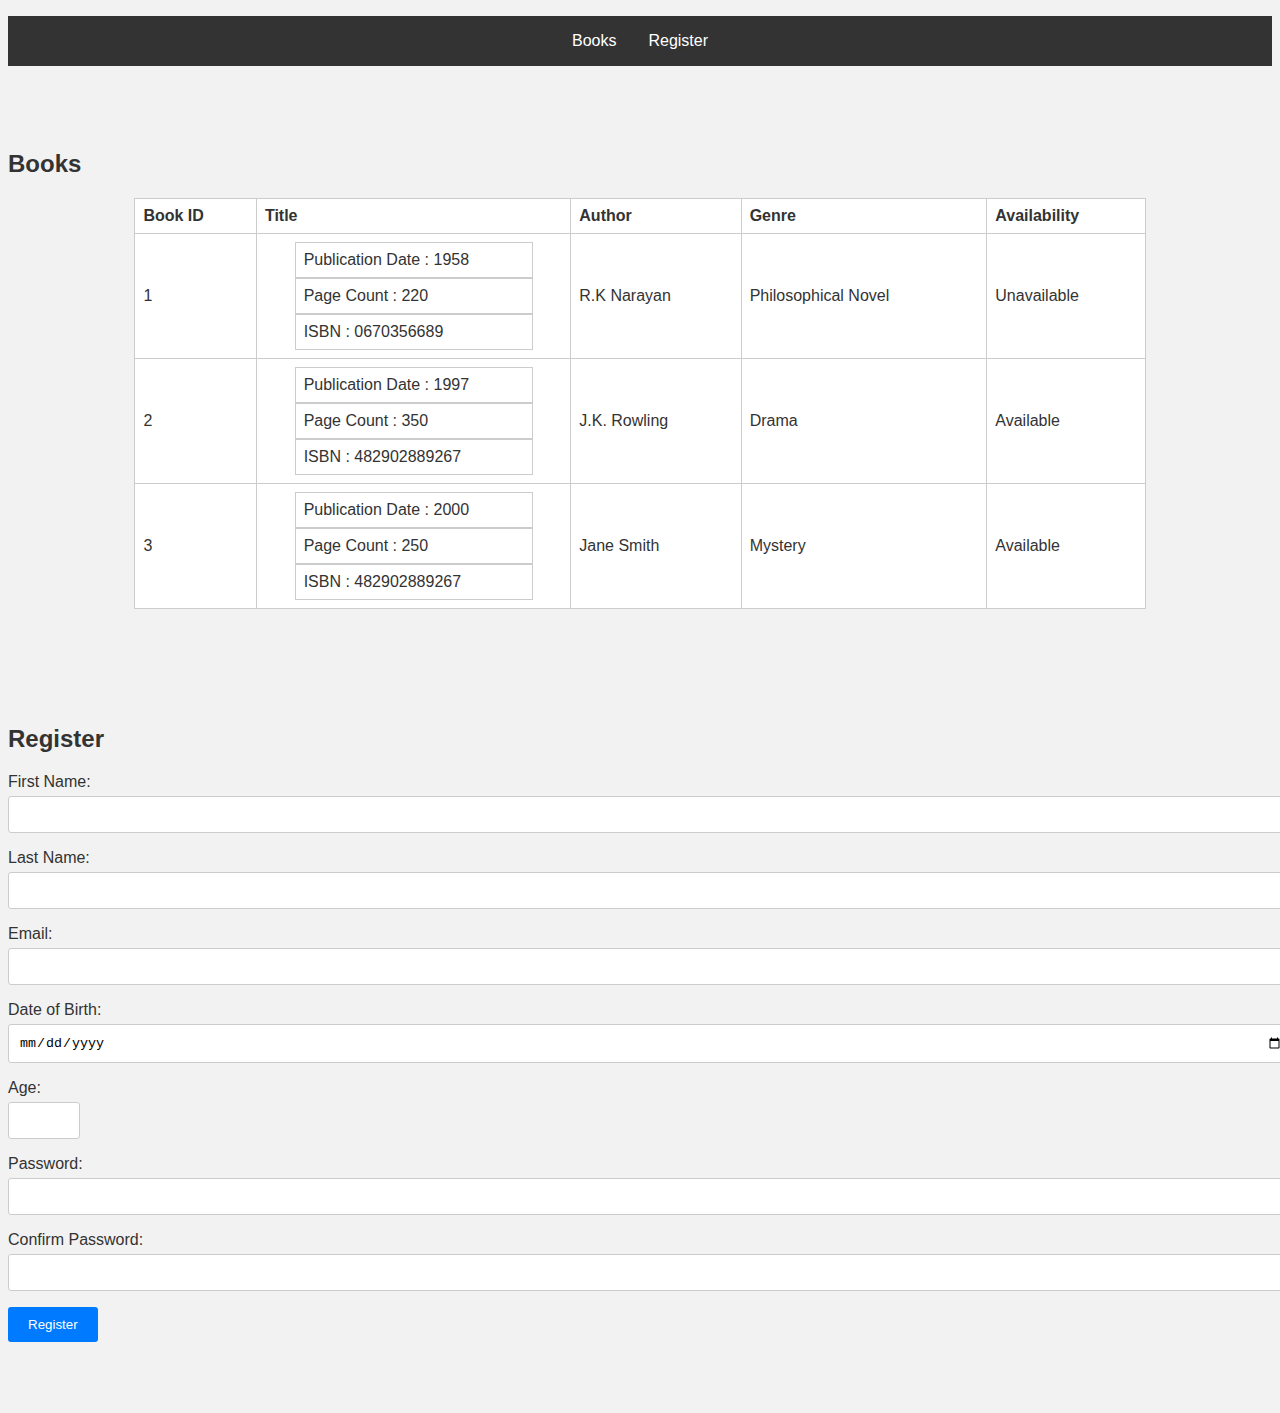
<file: 19-Aug/index.html>
<!DOCTYPE html>
<html lang="en">
<head>
    <meta charset="UTF-8">
    <meta name="viewport" content="width=device-width, initial-scale=1.0">
    <link rel="stylesheet" href="./mystyle.css">
    <title>Library System</title>
</head>
<body>
    <header>
        <nav class="navbar">
            <ul>
                <li><a href="#books">Books</a></li>
                <li><a href="#register">Register</a></li>
            </ul>
        </nav>
    </header>
    
    <section id="books" class="section">
        <h2>Books</h2>
        <table>
            <thead>
                <tr>
                    <th>Book ID</th>
                    <th>Title</th>
                    <th>Author</th>
                    <th>Genre</th>
                    <th>Availability</th>
                </tr>
                <tr>
                    <td>1</td>
                    <td>
                      <table class="nested-table">
                        <tr> 
                          <td>Publication Date : 1958</td>
                        </tr>
                        <table class="nested-table">
                            <tr> 
                              <td>Page Count : 220</td>
                            </tr>
                            <table class="nested-table">
                                <tr> 
                                  <td>ISBN : 0670356689</td>
                                </tr>

                      </table>
                    </td>
                    <td>R.K Narayan</td>
                    <td>Philosophical Novel</td>
                    <td>Unavailable</td>
                  </tr>
                  <tr>
                    

                    <td>2</td>
                    <td>
                      <table class="nested-table">
                        <tr> 
                          <td>Publication Date : 1997</td>
                        </tr>
                        <table class="nested-table">
                            <tr> 
                              <td>Page Count : 350</td>
                            </tr>
                            <table class="nested-table">
                                <tr> 
                                  <td>ISBN : 482902889267</td>
                                </tr>

                      </table>
                    </td>
                    <td>J.K. Rowling</td>
                    <td>Drama</td>
                    <td>Available</td>
                  </tr>
                  <tr>

                    <td>3</td>
                    <td>
                      <table class="nested-table">
                        <tr> 
                          <td>Publication Date : 2000</td>
                        </tr>
                        <table class="nested-table">
                            <tr> 
                              <td>Page Count : 250</td>
                            </tr>
                            <table class="nested-table">
                                <tr> 
                                  <td>ISBN : 482902889267</td>
                                </tr>

                      </table>
                    </td>
                    <td>Jane Smith</td>
                    <td>Mystery</td>
                    <td>Available</td>
                  </tr>
                  <tr>
        </table>
    </section>
    
    <section id="register" class="section">
            <h2>Register</h2>
            <form id="registration-form">
    <div class="form-group">
      <label for="first-name">First Name:</label>
      <input type="text" id="first-name" name="first-name" required>
    </div>
    <div class="form-group">
      <label for="last-name">Last Name:</label>
      <input type="text" id="last-name" name="last-name" required>
    </div>
    <div class="form-group">
      <label for="email">Email:</label>
      <input type="email" id="email" name="email" required>
    </div>
    <div class="form-group">
      <label for="dob">Date of Birth:</label>
      <input type="date" id="dob" name="dob" required>
    </div>
    <div class="form-group">
      <label for="age">Age:</label>
      <input type="number" id="age" name="age" min="5" max="100" required>
    </div>
    <div class="form-group">
      <label for="password">Password:</label>
      <input type="password" id="password" name="password" required>
    </div>
    <div class="form-group">
      <label for="confirm-password">Confirm Password:</label>
      <input type="password" id="confirm-password" name="confirm-password" required>
    </div>
    <div class="form-group">
      <button type="submit">Register</button>
    </div>
  </form>
</div>
    </section>
    
</body>
</html>
</file>
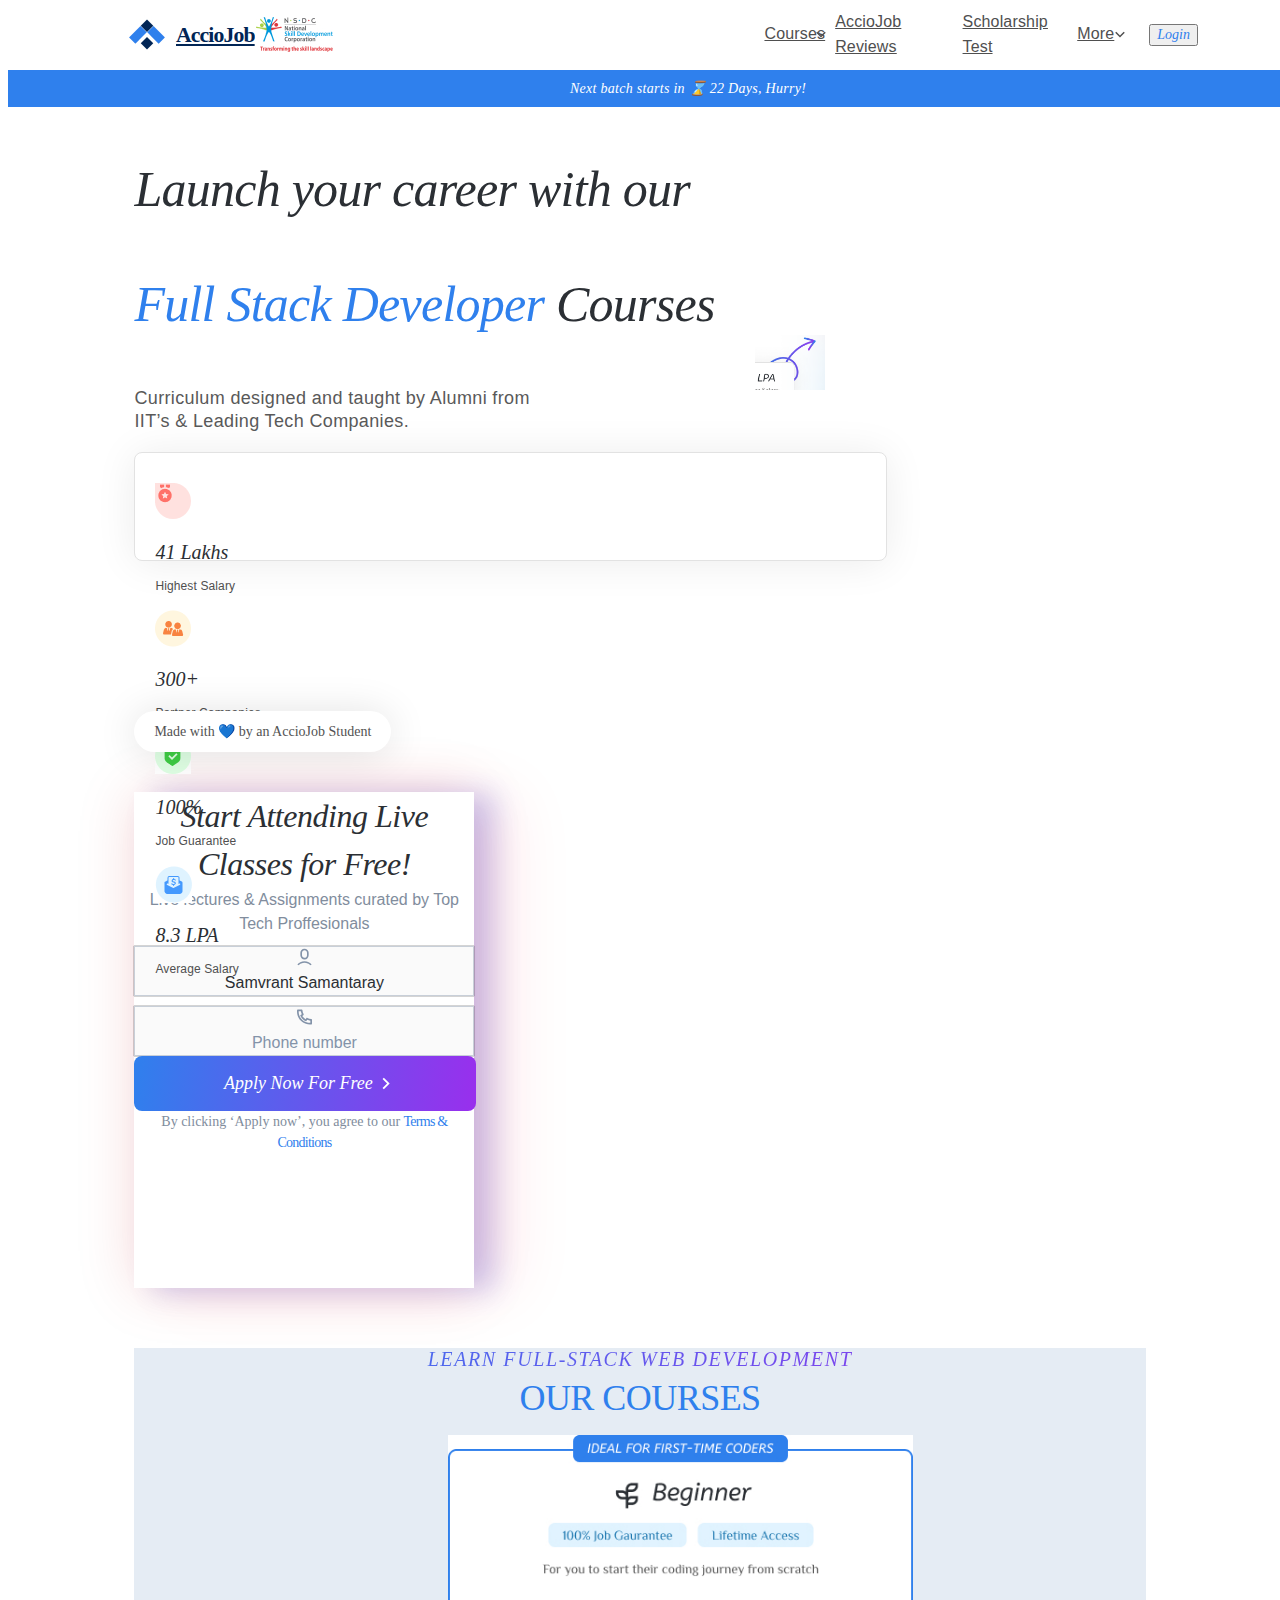
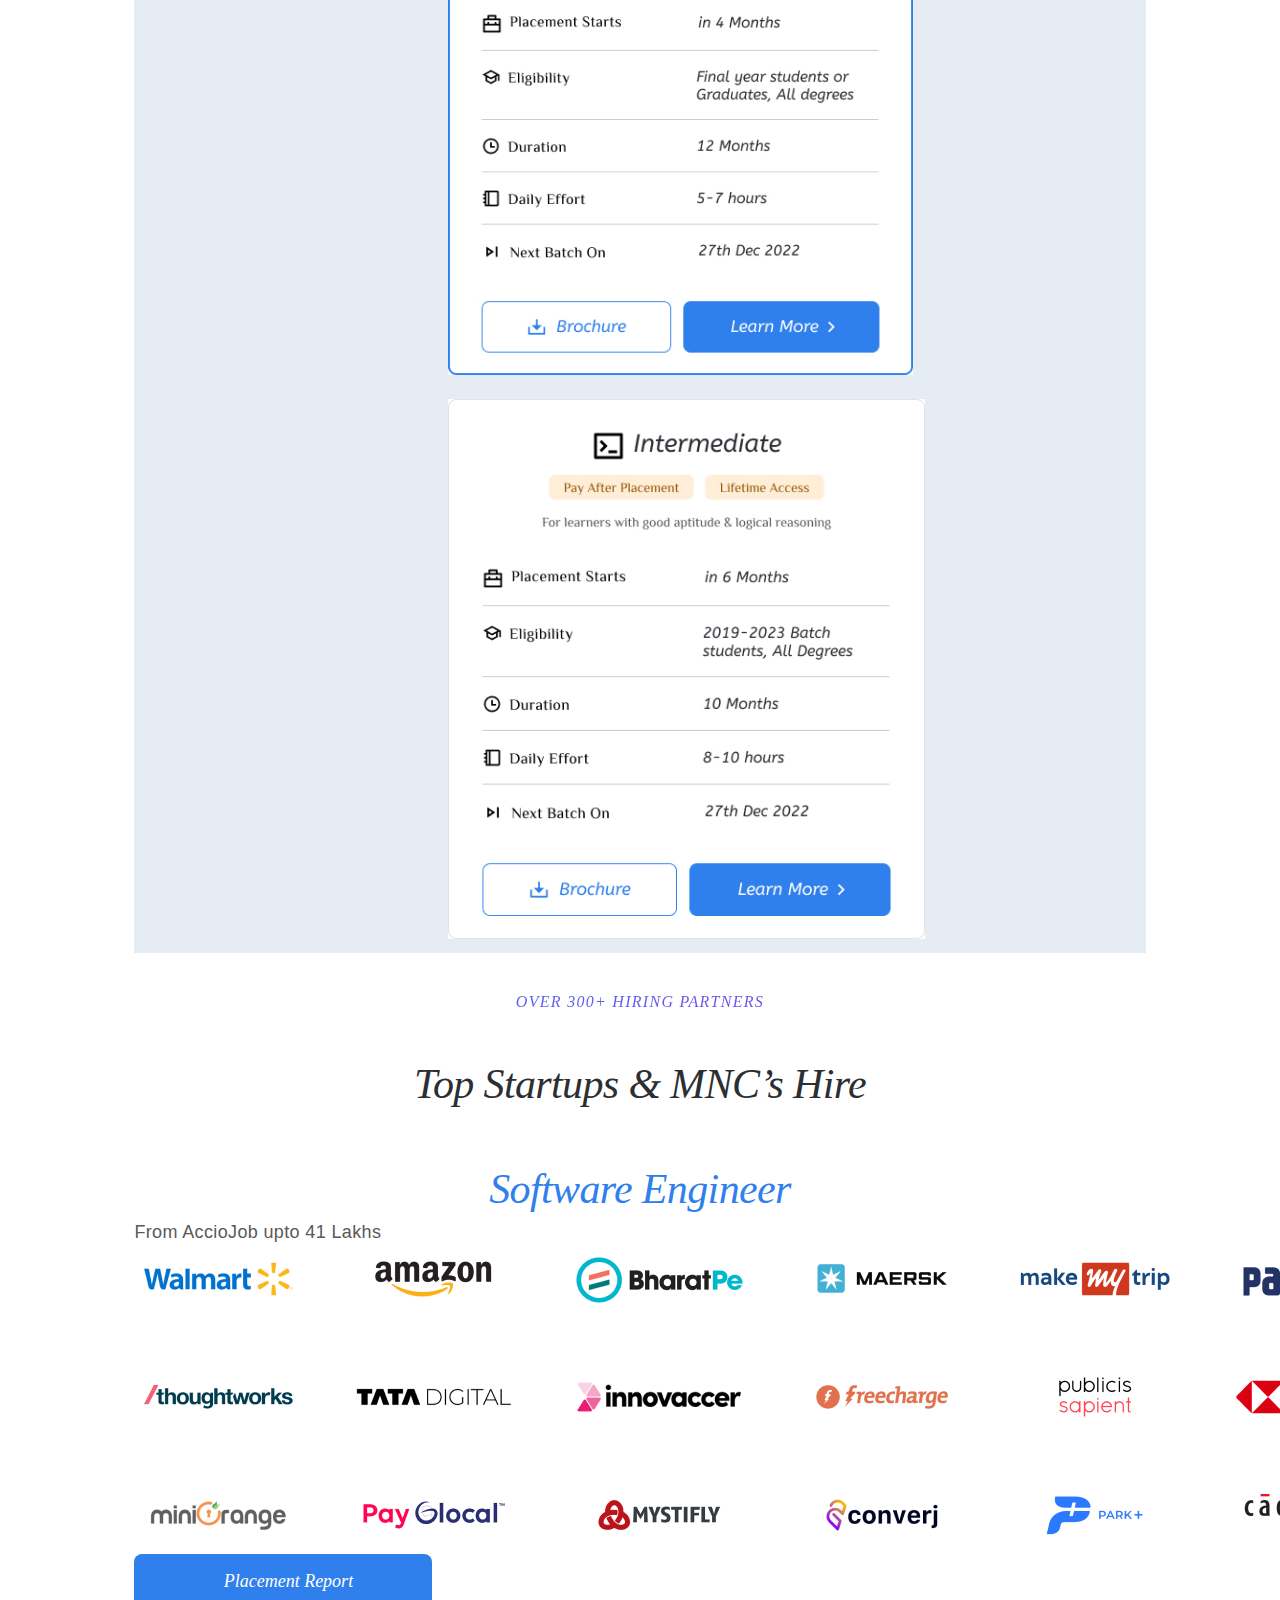
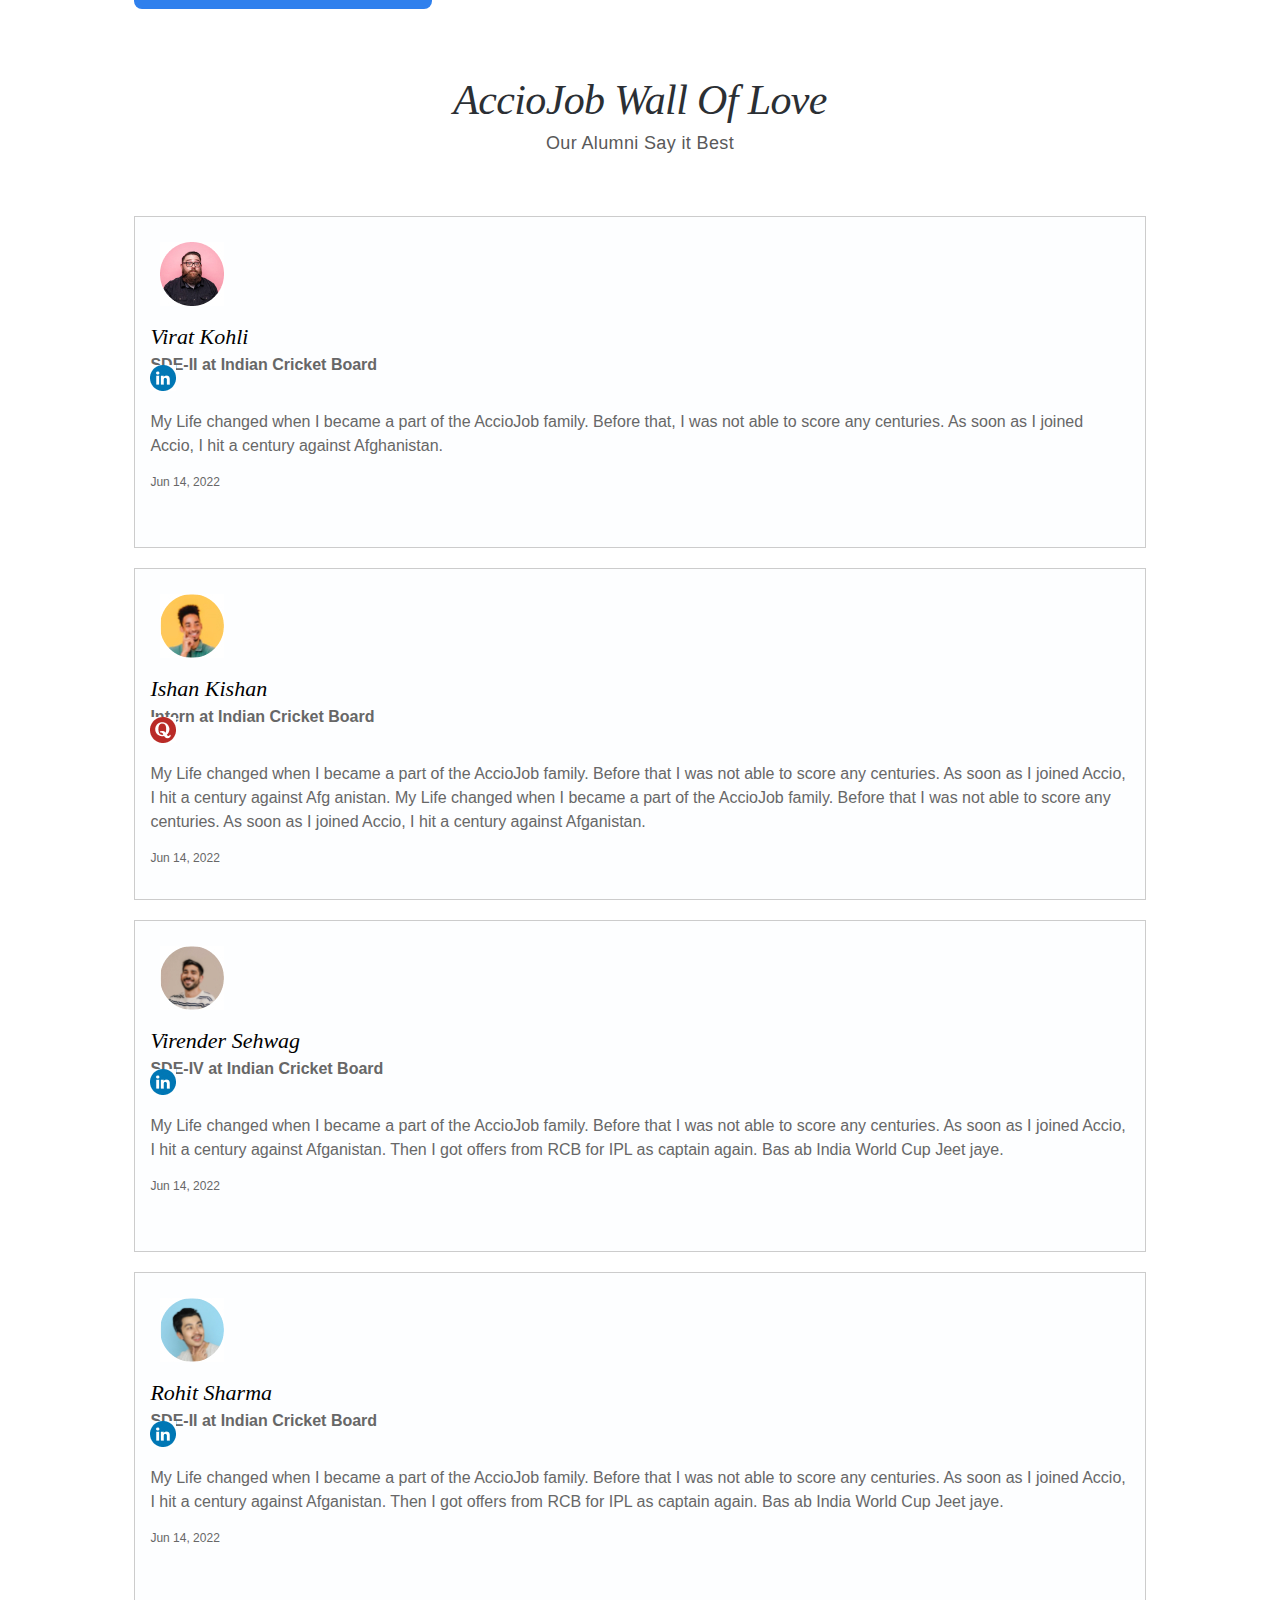
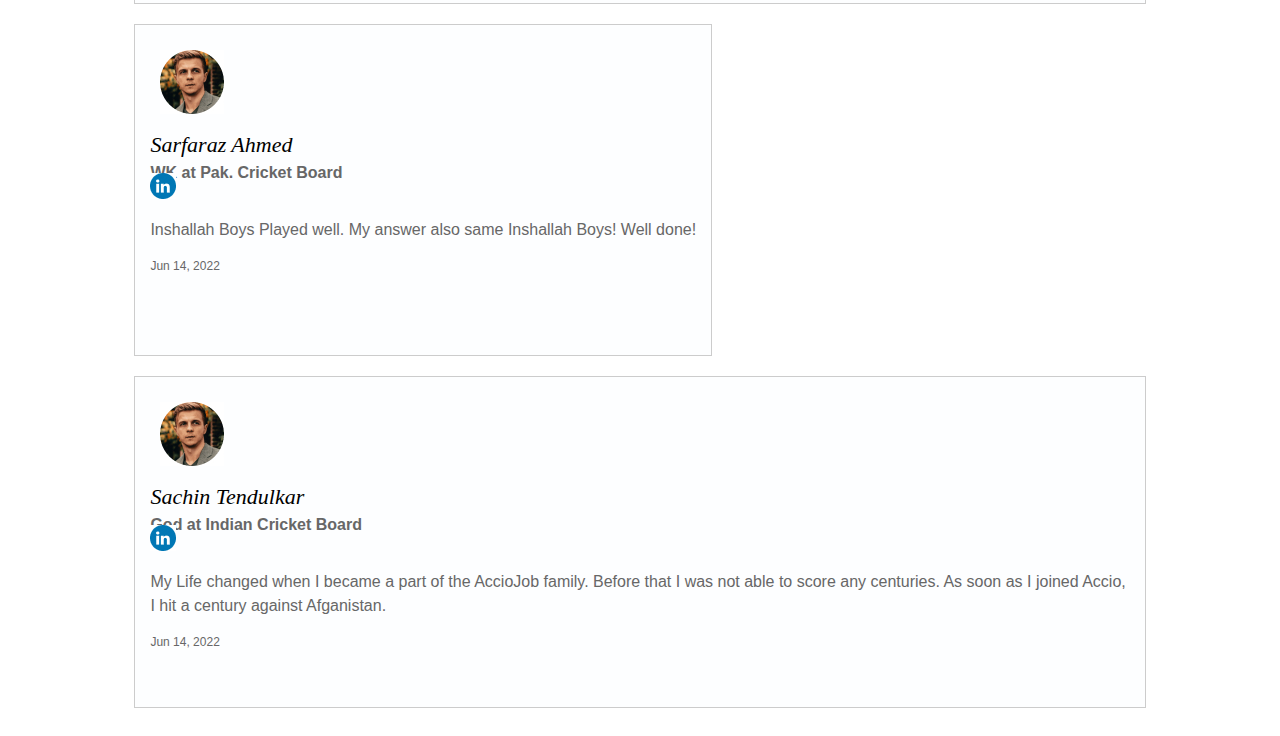
<file: Accio/index.html>
<!DOCTYPE html>
<html lang="en">

<head>
    <meta charset="UTF-8">
    <meta name="viewport" content="width=device-width, initial-scale=1.0">
    <title>AccioJob</title>
    <link rel="stylesheet" href="style.css">
    <link rel="stylesheet" href="https://cdn.jsdelivr.net/npm/bootstrap@4.1.3/dist/css/bootstrap.min.css"
        integrity="sha384-MCw98/SFnGE8fJT3GXwEOngsV7Zt27NXFoaoApmYm81iuXoPkFOJwJ8ERdknLPMO" crossorigin="anonymous">
    <style>
        .navbar {
            position: fixed;
            top: 0px;
            width: 100%;
            background-color: #FFFFFF;
            z-index: 1000;
            display: flex;
            justify-content: space-between;
            align-items: center;
            padding: 10px 20px;

        }

        .nav-left {
            display: flex;
            align-items: center;
        }

        .nav-left img {
            margin-right: 10px;
        }

        .nav-right {
            display: flex;
            align-items: center;
        }

        .nav-right ul {
            list-style: none;
            margin: 0;
            padding: 0;
            display: flex;
            align-items: center;
        }

        .nav-right ul li {
            margin-right: 15px;
        }

        .nav-right .svg {
            margin-right: 15px;
        }

        .btn-login {
            margin-left: 15px;
        }


        body {
            margin-top: 70px;
        }
    </style>
</head>

<body>

    <nav class="navbar ">
        <div class="nav-left">
            <img src="./Accio logo.jpg" alt="logo" style="margin-left: 100px;">
            <a class="nav-link active accio" href="#">AccioJob</a>
            <img src="./NSDC_Logo.jpg" alt="NSDC">
        </div>
        <div class="nav-right">
            <ul>
                <li>
                    <a class="nav-link courses" href="#" style="margin-right: -20px;">Courses</a>
                </li>
                <li>
                    <div class="svg" style="margin-right: -20px;">
                        <svg xmlns="http://www.w3.org/2000/svg" width="19" height="19" viewBox="0 0 19 19" fill="none">
                            <g clip-path="url(#clip0_1127_910)">
                                <path
                                    d="M9.98115 10.379L13.6937 6.6665L14.7542 7.727L9.98115 12.5L5.20815 7.727L6.26865 6.6665L9.98115 10.379Z"
                                    fill="#4F4F4F" />
                            </g>
                            <defs>
                                <clipPath id="clip0_1127_910">
                                    <rect width="18" height="18" fill="white"
                                        transform="matrix(0 1 -1 0 18.9807 0.5)" />
                                </clipPath>
                            </defs>
                        </svg>
                    </div>
                </li>
                <li>
                    <a class="nav-link active courses" href="#" style="margin-right: -20px;">AccioJob Reviews</a>
                </li>
                <li>
                    <a class="nav-link active courses" href="#" style="margin-right: -20px;">Scholarship Test</a>
                </li>
                <li>
                    <a class="nav-link active courses" href="#" style="margin-right: -10px;">More</a>
                </li>
                <li>
                    <div class="svg" style="margin-right: -20px;"><svg xmlns="http://www.w3.org/2000/svg" width="19"
                            height="19" viewBox="0 0 19 19" fill="none">
                            <g clip-path="url(#clip0_1127_921)">
                                <path
                                    d="M9.98115 10.379L13.6937 6.6665L14.7542 7.727L9.98115 12.5L5.20815 7.727L6.26865 6.6665L9.98115 10.379Z"
                                    fill="#4F4F4F" />
                            </g>
                            <defs>
                                <clipPath id="clip0_1127_921">
                                    <rect width="18" height="18" fill="white"
                                        transform="matrix(0 1 -1 0 18.9807 0.5)" />
                                </clipPath>
                            </defs>
                        </svg>
                    </div>
                </li>
            </ul>
            <button type="button" class="btn btn-outline-primary f-s-i btn-login"
                style="color: var(--primaryskyblue, #2F80ED); font-family: ABeeZee; font-size: 14px; font-style: italic; font-weight: 400; line-height: normal; margin-right: 110px; ">Login</button>
        </div>
    </nav>

    <div class="harizontal-line">
        Next batch starts in ⌛ 22 Days, Hurry! ️
    </div>

    <section class="all">

        <section class="second-box d-flex justify-content-between">
            <div class="left-box">
                <div class="launch">
                    <p>Launch your career with our</p>
                    <p><span>Full Stack Developer</span> Courses </p>
                </div>
                <div class="curriculam">
                    <p>Curriculum designed and taught by Alumni from IIT’s & Leading Tech Companies.</p>
                </div>

                <div class="lakh d-flex justify-content-between align-items-center">
                    <div class="first d-flex justify-content-center align-items-center">
                        <div class="row">
                            <div class="col-4">
                                <div id="round">
                                    <img src="./Frame.png" alt="Frame">
                                </div>
                            </div>
                            <div class="col-8">
                                <p style="color: var(--BLACK, #2B2F34);
                                font-family: ABeeZee;
                                font-size: 20px;
                                font-style: italic;
                                font-weight: 400;
                                line-height: 130%;">41 Lakhs</p>
                                <p style="color: var(--Gray-2, #4F4F4F);
                                font-family: Arial, Helvetica, sans-serif;
                                font-size: 12px;
                                font-style: normal;
                                font-weight: 400;
                                line-height: 155%; /* 18.6px */
                                letter-spacing: 0.12px;">Highest Salary</p>
                            </div>
                        </div>
                    </div>
                    <div class="second d-flex justify-content-center align-items-center">
                        <div class="row">
                            <div class="col-4">
                                <div id="round">
                                    <img src="./Group 48097592.png" alt="Frame">
                                </div>
                            </div>
                            <div class="col-8">
                                <p style="color: var(--BLACK, #2B2F34);
                                font-family: ABeeZee;
                                font-size: 20px;
                                font-style: italic;
                                font-weight: 400;
                                line-height: 130%;">300+</p>
                                <p style="color: var(--Gray-2, #4F4F4F);
                                font-family: Arial, Helvetica, sans-serif;
                                font-size: 12px;
                                font-style: normal;
                                font-weight: 400;
                                line-height: 155%; /* 18.6px */
                                letter-spacing: 0.12px;">Partner Companies</p>
                            </div>
                        </div>
                    </div>
                    <div class="third d-flex justify-content-center align-items-center">
                        <div class="row">
                            <div class="col-4">
                                <div id="round">
                                    <img src="./Ellipse 32.png" alt="Frame">
                                </div>
                            </div>
                            <div class="col-8">
                                <p style="color: var(--BLACK, #2B2F34);
                                font-family: ABeeZee;
                                font-size: 20px;
                                font-style: italic;
                                font-weight: 400;
                                line-height: 130%;">100%</p>
                                <p style="color: var(--Gray-2, #4F4F4F);
                                font-family: Arial, Helvetica, sans-serif;
                                font-size: 12px;
                                font-style: normal;
                                font-weight: 400;
                                line-height: 155%; /* 18.6px */
                                letter-spacing: 0.12px;">Job Guarantee</p>
                            </div>
                        </div>
                    </div>
                    <div class="fourth d-flex justify-content-center align-items-center">
                        <div class="row">
                            <div class="col-4">
                                <div id="round">
                                    <img src="./Group 48097591.png" alt="Frame">
                                </div>
                            </div>
                            <div class="col-8">
                                <p style="color: var(--BLACK, #2B2F34);
                                font-family: ABeeZee;
                                font-size: 20px;
                                font-style: italic;
                                font-weight: 400;
                                line-height: 130%;">8.3 LPA</p>
                                <p style="color: var(--Gray-2, #4F4F4F);
                                font-family: Arial, Helvetica, sans-serif;
                                font-size: 12px;
                                font-style: normal;
                                font-weight: 400;
                                line-height: 155%; /* 18.6px */
                                letter-spacing: 0.12px;">Average Salary</p>
                            </div>
                        </div>
                    </div>

                </div>
                <img src="./Arrow.png" alt="arrow" class="hide" width="70px">
                <div class="made">
                    Made with 💙 by an AccioJob Student
                </div>
            </div>
            <form action="#"><div class="right-box d-flex  flex-column "
                style="text-align: center; align-items: center; justify-content: space-between;">


                <div style="color: var(--BLACK, #2B2F34);
          text-align: center;
          font-family: ABeeZee;
          font-size: 32px;
          font-style: italic;
          font-weight: 400;
          line-height: 150%; 
          letter-spacing: -0.48px;">
                    Start Attending Live Classes for Free!
                </div>

                <div style="color: #818D9D;
          text-align: center;
          font-family: Arial, Helvetica, sans-serif;
          font-size: 16px;
          font-style: normal;
          font-weight: 400;
          line-height: 150%; ">
                    Live lectures & Assignments curated by Top Tech Proffesionals
                </div>
                <div class="d-flex flex-column justify-content-start">
                    <div class="samr d-flex">
                        <div>
                            <svg xmlns="http://www.w3.org/2000/svg" width="21" height="20" viewBox="0 0 21 20"
                                fill="none">
                                <g clip-path="url(#clip0_2023_158)">
                                    <path
                                        d="M10.5 14.1667C13.5517 14.1667 16.2208 15.4792 17.6725 17.4376L16.1375 18.1634C14.9558 16.7634 12.8725 15.8334 10.5 15.8334C8.12751 15.8334 6.04417 16.7634 4.86251 18.1634L3.32834 17.4367C4.78001 15.4784 7.44834 14.1667 10.5 14.1667ZM10.5 1.66675C11.6051 1.66675 12.6649 2.10573 13.4463 2.88714C14.2277 3.66854 14.6667 4.72835 14.6667 5.83341V8.33341C14.6666 9.40713 14.2521 10.4394 13.5095 11.2149C12.7669 11.9904 11.7535 12.4493 10.6808 12.4959L10.5 12.5001C9.39494 12.5001 8.33513 12.0611 7.55373 11.2797C6.77233 10.4983 6.33334 9.43848 6.33334 8.33341V5.83341C6.3334 4.7597 6.74796 3.72745 7.49055 2.95193C8.23315 2.17642 9.24646 1.71751 10.3192 1.67091L10.5 1.66675ZM10.5 3.33341C9.86233 3.33338 9.24874 3.57702 8.78479 4.01448C8.32083 4.45195 8.04158 5.05017 8.00417 5.68675L8.00001 5.83341V8.33341C7.99938 8.98417 8.25252 9.60952 8.70565 10.0766C9.15877 10.5437 9.77617 10.8157 10.4266 10.8347C11.0771 10.8538 11.7094 10.6186 12.1891 10.1789C12.6689 9.73918 12.9583 9.12975 12.9958 8.48008L13 8.33341V5.83341C13 5.17037 12.7366 4.53449 12.2678 4.06565C11.7989 3.59681 11.163 3.33341 10.5 3.33341Z"
                                        fill="#8393A9" />
                                </g>
                                <defs>
                                    <clipPath id="clip0_2023_158">
                                        <rect width="20" height="20" fill="white" transform="translate(0.5)" />
                                    </clipPath>
                                </defs>
                            </svg>
                        </div>
                        <div style="color: var(--BLACK, #2B2F34);
                font-family: Arial, Helvetica, sans-serif; 
                font-size: 16px;
                font-style: normal;
                font-weight: 400;
                line-height: 150%; ">
                            Samvrant Samantaray
                        </div>
                    </div>

                    <div class="samr1 d-flex">
                        <div>
                            <svg xmlns="http://www.w3.org/2000/svg" width="21" height="20" viewBox="0 0 21 20"
                                fill="none">
                                <g clip-path="url(#clip0_2023_163)">
                                    <path
                                        d="M8.305 8.90167C9.08695 10.2754 10.2246 11.4131 11.5983 12.195L12.335 11.1633C12.4535 10.9974 12.6286 10.8807 12.8273 10.8353C13.026 10.7898 13.2345 10.8188 13.4133 10.9167C14.5919 11.5608 15.8935 11.9481 17.2325 12.0533C17.4415 12.0699 17.6365 12.1646 17.7788 12.3186C17.921 12.4726 18 12.6745 18 12.8842V16.6025C18 16.8088 17.9235 17.0078 17.7853 17.161C17.6471 17.3142 17.4569 17.4106 17.2517 17.4317C16.81 17.4775 16.365 17.5 15.9167 17.5C8.78333 17.5 3 11.7167 3 4.58333C3 4.135 3.0225 3.69 3.06833 3.24833C3.08938 3.04308 3.18582 2.85293 3.33899 2.71469C3.49216 2.57646 3.69117 2.49996 3.8975 2.5H7.61583C7.82547 2.49997 8.02741 2.57896 8.1814 2.72121C8.33539 2.86346 8.43011 3.05852 8.44667 3.2675C8.55185 4.60649 8.93923 5.90807 9.58333 7.08667C9.68122 7.26547 9.71018 7.47395 9.66472 7.67266C9.61927 7.87137 9.50255 8.04654 9.33667 8.165L8.305 8.90167ZM6.20333 8.35417L7.78667 7.22333C7.33732 6.25341 7.02946 5.22403 6.8725 4.16667H4.675C4.67 4.305 4.6675 4.44417 4.6675 4.58333C4.66667 10.7967 9.70333 15.8333 15.9167 15.8333C16.0558 15.8333 16.195 15.8308 16.3333 15.825V13.6275C15.276 13.4705 14.2466 13.1627 13.2767 12.7133L12.1458 14.2967C11.6906 14.1198 11.2483 13.9109 10.8225 13.6717L10.7742 13.6442C9.13965 12.7139 7.78607 11.3604 6.85583 9.72583L6.82833 9.6775C6.58909 9.25166 6.38024 8.80945 6.20333 8.35417Z"
                                        fill="#8393A9" />
                                </g>
                                <defs>
                                    <clipPath id="clip0_2023_163">
                                        <rect width="20" height="20" fill="white" transform="translate(0.5)" />
                                    </clipPath>
                                </defs>
                            </svg>
                        </div>
                        <div style="color: var(--textlabelcolorsfadeddenimblue, #8393A9);
            font-family: Arial, Helvetica, sans-serif; 
            font-size: 16px;
            font-style: normal;
            font-weight: 400;
            line-height: 150%;">
                            Phone number
                        </div>
                    </div>
                </div>

                <div class="apply">
                    Apply Now For Free <svg xmlns="http://www.w3.org/2000/svg" width="22" height="23"
                        viewBox="0 0 22 23" fill="none">
                        <g clip-path="url(#clip0_2023_170)">
                            <path
                                d="M12.0766 11.5002L7.53906 6.96267L8.83523 5.6665L14.6689 11.5002L8.83523 17.3338L7.53906 16.0377L12.0766 11.5002Z"
                                fill="white" />
                        </g>
                        <defs>
                            <clipPath id="clip0_2023_170">
                                <rect width="22" height="22" fill="white" transform="translate(0 0.5)" />
                            </clipPath>
                        </defs>
                    </svg>
                </div>

                <div class="terms">
                    By clicking ‘Apply now’, you agree to our <span>Terms & Conditions</span>
                </div>



            </div>
            </form>

        </section>

        <section class="third-box">
            <div style="width: 100%;
            text-align: center;
font-family: ABeeZee;
font-size: 20px;
font-style: italic;
font-weight: 400;
line-height: normal;
letter-spacing: 1.6px;
text-transform: uppercase;
background: var(--New, linear-gradient(277deg, #992FED 0%, #2F80ED 100%));
background-clip: text;
-webkit-background-clip: text;
-webkit-text-fill-color: transparent;
margin-top: 60px;">
                learn full-stack web development
            </div>

            <div style="color: #2F80ED;
            text-align: center;
            font-family: ABeeZee;
            font-size: 36px;
            font-style: normal;
            font-weight: 400;
            line-height: 150%; /* 54px */
            letter-spacing: -0.54px;">
                OUR COURSES
            </div>

            <div class="cards d-flex justify-content-around">
                <div>
                    <img src="./Sapling Card.jpg" alt="" height="540" class="card1">
                </div>
                <div>
                    <img src="./Pioneer Card.jpg" alt="" height="540px" class="card2">
                </div>

            </div>
        </section>

        <section class="fourth-box">
            <section>
                <div class="d-flex flex-column justify-content-around align-items-center">
                    <div style="text-align: center;
                    font-family: ABeeZee;
                    font-size: 16px;
                    font-style: italic;
                    font-weight: 400;
                    line-height: normal;
                    letter-spacing: 1.28px;
                    text-transform: uppercase;
                    background: var(--New, linear-gradient(277deg, #992FED 0%, #2F80ED 100%));
background-clip: text;
-webkit-background-clip: text;
-webkit-text-fill-color: transparent;
margin-bottom: 10px;">
                        Over 300+ hiring partners
                    </div>

                    <div style="color: var(--BLACK, #2B2F34);
                    text-align: center;
                    font-family: ABeeZee;
                    font-size: 42px;
                    font-style: italic;
                    font-weight: 400;
                    line-height: 150%; /* 63px */
                    letter-spacing: -0.63px;">
                        <p>Top Startups & MNC’s Hire</p><span style="color: var(--primaryskyblue, #2F80ED);
                        font-family: ABeeZee;
                        font-size: 42px;
                        font-style: italic;
                        font-weight: 400;
                        line-height: 150%;
                        letter-spacing: -0.63px;">Software Engineer</span>
                    </div>

                    <div style="color: var(--textlabelcolorscharcoal, #595959);
                    font-family: Arial, Helvetica, sans-serif;
                    font-size: 18px;
                    font-style: normal;
                    font-weight: 400;
                    line-height: 130%; /* 23.4px */
                    letter-spacing: 0.36px;">From AccioJob upto 41 Lakhs
                    </div>
                    <div></div>
                    <div>
                        <div style="margin-top: 40px; margin: auto;">
                            <!-- Logo 1 -->
                            <div class="col-lg-2 col-md-3 col-sm-4 col-6 mb-4 company-logo">
                                <img src="./Companies Logo.jpg" alt="Logo 1">
                            </div>


                        </div>
                    </div>

                    <div style="display: flex;
                width: 276px;
                padding: 14px 6px 14px 16px;
                justify-content: center;
                align-items: center;
                gap: 2px;
                border-radius: 8px;
    background: var(--primaryskyblue, #2F80ED);text-align: center;
    color: var(--WHITE, #FFF);
    font-family: ABeeZee;
    font-size: 18px;
    font-style: italic;
    font-weight: 400;
    line-height: 150%; /* 27px */">
                        Placement Report
                    </div>
                </div>
            </section>
        </section>

        <article>
        <section class="last">
            <div style="color: var(--BLACK, #2B2F34);
            text-align: center;
            font-family: ABeeZee;
            font-size: 42px;
            font-style: italic;
            font-weight: 400;
            line-height: 150%; /* 63px */
            letter-spacing: -0.63px;
            margin-top: 60px;">
                AccioJob Wall Of Love
            </div>
            <div style="color: var(--textlabelcolorscharcoal, #595959);
            font-family: Arial, Helvetica, sans-serif;
            font-size: 18px;
            font-style: normal;
            font-weight: 400;
            line-height: 130%; /* 23.4px */
            letter-spacing: 0.36px;
            text-align: center;
            margin-bottom: 60px;">
                Our Alumni Say it Best
            </div>
            <div class="container ">
                <div class="photos row ">
                    <!-- Alumni 1 -->
                    <div class=" alumni first-alumni col-lg-4 col-md-6 col-sm-12">
                        <div class="d-flex align-items-center ">
                            <div>
                                <img src="./Ellipse 42.jpg" alt="Alumni 1" style="margin: 10px;">
                            </div>
                            <div>
                                <div style="color: #000;
                                font-family: ABeeZee;
                                font-size: 22px;
                                font-style: italic;
                                font-weight: 400;
                                line-height: 150%;">Virat Kohli</div>
                                <div style="color: #676767;
                                font-family: Arial, Helvetica, sans-serif;
                                font-size: 16px;
                                font-style: normal;
                                font-weight: 602;
                                line-height: 150%;">SDE-II at Indian Cricket Board</div>
                            </div>
                            <div>
                                <img src="./LinkedIN.jpg" alt="linkedin" style="margin-top: -40px;">
                            </div>
                        </div>
                        <div style="color: #676767;
                        font-family: Arial, Helvetica, sans-serif;
                        font-size: 16px;
                        font-style: normal;
                        font-weight: 400;
                        line-height: 150%;
                        margin-top: 15px;">
                            My Life changed when I became a part of the AccioJob family. Before that, I was not able to
                            score any centuries. As soon as I joined Accio, I hit a century against Afghanistan.
                        </div>
                        <div style="margin-top: 15px; color: #676767;
                        font-family: Arial, Helvetica, sans-serif;
                        font-size: 12px;
                        font-style: normal;
                        font-weight: 400;
                        line-height: 150%; /* 18px */">
                            Jun 14, 2022
                        </div>
                    </div>

                    <!-- Alumni 2 -->
                    <div class="alumni second-alumni col-lg-4 col-md-6 col-sm-12 ">
                        <div class="d-flex align-items-center ">
                            <div>
                                <img src="./Ellipse 42 (1).jpg" alt="Alumni 1" style="margin: 10px;">
                            </div>
                            <div>
                                <div style="color: #000;
                                font-family: ABeeZee;
                                font-size: 22px;
                                font-style: italic;
                                font-weight: 400;
                                line-height: 150%;">Ishan Kishan</div>
                                <div style="color: #676767;
                                font-family: Arial, Helvetica, sans-serif;
                                font-size: 16px;
                                font-style: normal;
                                font-weight: 602;
                                line-height: 150%;">Intern at Indian Cricket Board</div>
                            </div>
                            <div>
                                <img src="./Quora.jpg" alt="linkedin" style="margin-top: -40px;">
                            </div>
                        </div>
                        <div style="color: #676767;
                        font-family: Arial, Helvetica, sans-serif;
                        font-size: 16px;
                        font-style: normal;
                        font-weight: 400;
                        line-height: 150%;
                        margin-top: 15px;">
                            My Life changed when I became a part of the
                            AccioJob family. Before that I was not able to
                            score any centuries. As soon as I joined Accio,
                            I hit a century against Afg anistan. My Life changed when I became a part of the AccioJob
                            family. Before that I was not able to score any centuries. As soon as I joined Accio, I hit
                            a century against Afganistan.
                        </div>
                        <div style="margin-top: 15px; color: #676767;
                        font-family: Arial, Helvetica, sans-serif;
                        font-size: 12px;
                        font-style: normal;
                        font-weight: 400;
                        line-height: 150%; /* 18px */">
                            Jun 14, 2022
                        </div>
                    </div>

                    <!-- Alumni 3 -->
                    <div class="alumni third-alumni col-lg-4 col-md-6 col-sm-12">
                        <div class="d-flex align-items-center ">
                            <div>
                                <img src="./Ellipse 42 (2).jpg" alt="Alumni 3" style="margin: 10px;">
                            </div>
                            <div>
                                <div style="color: #000;
                                font-family: ABeeZee;
                                font-size: 22px;
                                font-style: italic;
                                font-weight: 400;
                                line-height: 150%;">Virender Sehwag</div>
                                <div style="color: #676767;
                                font-family: Arial, Helvetica, sans-serif;
                                font-size: 16px;
                                font-style: normal;
                                font-weight: 602;
                                line-height: 150%;">SDE-IV at Indian Cricket Board</div>
                            </div>
                            <div>
                                <img src="./LinkedIN.jpg" alt="linkedin" style="margin-top: -40px;">
                            </div>
                        </div>
                        <div style="color: #676767;
                        font-family: Arial, Helvetica, sans-serif;
                        font-size: 16px;
                        font-style: normal;
                        font-weight: 400;
                        line-height: 150%;
                        margin-top: 15px;">
                            My Life changed when I became a part of the
                            AccioJob family. Before that I was not able to
                            score any centuries. As soon as I joined Accio,
                            I hit a century against Afganistan. Then I got
                            offers from RCB for IPL as captain again. Bas
                            ab India World Cup Jeet jaye.
                        </div>
                        <div style="margin-top: 15px; color: #676767;
                        font-family: Arial, Helvetica, sans-serif;
                        font-size: 12px;
                        font-style: normal;
                        font-weight: 400;
                        line-height: 150%; /* 18px */">
                            Jun 14, 2022
                        </div>
                    </div>

                    <!-- Alumni 4 -->
                    <div class="alumni fourth-alumni col-lg-4 col-md-6 col-sm-12">
                        <div class="d-flex align-items-center ">
                            <div>
                                <img src="./Ellipse 42 (3).jpg" alt="Alumni 4" style="margin: 10px;">
                            </div>
                            <div>
                                <div style="color: #000;
                                font-family: ABeeZee;
                                font-size: 22px;
                                font-style: italic;
                                font-weight: 400;
                                line-height: 150%;">Rohit Sharma</div>
                                <div style="color: #676767;
                                font-family: Arial, Helvetica, sans-serif;
                                font-size: 16px;
                                font-style: normal;
                                font-weight: 602;
                                line-height: 150%;">SDE-II at Indian Cricket Board</div>
                            </div>
                            <div>
                                <img src="./LinkedIN.jpg" alt="linkedin" style="margin-top: -40px;">
                            </div>
                        </div>
                        <div style="color: #676767;
                        font-family: Arial, Helvetica, sans-serif;
                        font-size: 16px;
                        font-style: normal;
                        font-weight: 400;
                        line-height: 150%;
                        margin-top: 15px;">
                            My Life changed when I became a part of the
                            AccioJob family. Before that I was not able to
                            score any centuries. As soon as I joined Accio,
                            I hit a century against Afganistan. Then I got
                            offers from RCB for IPL as captain again. Bas
                            ab India World Cup Jeet jaye.
                        </div>
                        <div style="margin-top: 15px; color: #676767;
                        font-family: Arial, Helvetica, sans-serif;
                        font-size: 12px;
                        font-style: normal;
                        font-weight: 400;
                        line-height: 150%; /* 18px */">
                            Jun 14, 2022
                        </div>
                    </div>

                    <!-- Alumni 5 -->
                    <div class="alumni fifth-alumni col-lg-4 col-md-6 col-sm-12">
                        <div class="d-flex align-items-center ">
                            <div>
                                <img src="./Ellipse 42 (4).jpg" alt="Alumni 5" style="margin: 10px;">
                            </div>
                            <div>
                                <div style="color: #000;
                                font-family: ABeeZee;
                                font-size: 22px;
                                font-style: italic;
                                font-weight: 400;
                                line-height: 150%;">Sarfaraz Ahmed</div>
                                <div style="color: #676767;
                                font-family: Arial, Helvetica, sans-serif;
                                font-size: 16px;
                                font-style: normal;
                                font-weight: 602;
                                line-height: 150%;">WK at Pak. Cricket Board</div>
                            </div>
                            <div>
                                <img src="./LinkedIN.jpg" alt="linkedin" style="margin-top: -40px;">
                            </div>
                        </div>
                        <div style="color: #676767;
                        font-family: Arial, Helvetica, sans-serif;
                        font-size: 16px;
                        font-style: normal;
                        font-weight: 400;
                        line-height: 150%;
                        margin-top: 15px;">
                            Inshallah Boys Played well. My answer also same
                            Inshallah Boys! Well done!
                        </div>
                        <div style="margin-top: 15px; color: #676767;
                        font-family: Arial, Helvetica, sans-serif;
                        font-size: 12px;
                        font-style: normal;
                        font-weight: 400;
                        line-height: 150%; /* 18px */">
                            Jun 14, 2022
                        </div>
                    </div>

                    <!-- Alumni 6 -->
                    <div class="alumni sixth-alumni col-lg-4 col-md-6 col-sm-12">
                        <div class="d-flex align-items-center ">
                            <div>
                                <img src="./Ellipse 42 (4).jpg" alt="Alumni 6" style="margin: 10px;">
                            </div>
                            <div>
                                <div style="color: #000;
                                font-family: ABeeZee;
                                font-size: 22px;
                                font-style: italic;
                                font-weight: 400;
                                line-height: 150%;">Sachin Tendulkar</div>
                                <div style="color: #676767;
                                font-family: Arial, Helvetica, sans-serif;
                                font-size: 16px;
                                font-style: normal;
                                font-weight: 602;
                                line-height: 150%;">God at Indian Cricket Board</div>
                            </div>
                            <div>
                                <img src="./LinkedIN.jpg" alt="linkedin" style="margin-top: -40px;">
                            </div>
                        </div>
                        <div style="color: #676767;
                        font-family: Arial, Helvetica, sans-serif;
                        font-size: 16px;
                        font-style: normal;
                        font-weight: 400;
                        line-height: 150%;
                        margin-top: 15px;">
                            My Life changed when I became a part of the
                            AccioJob family. Before that I was not able to
                            score any centuries. As soon as I joined Accio,
                            I hit a century against Afganistan.
                        </div>
                        <div style="margin-top: 15px; color: #676767;
                        font-family: Arial, Helvetica, sans-serif;
                        font-size: 12px;
                        font-style: normal;
                        font-weight: 400;
                        line-height: 150%; /* 18px */">
                            Jun 14, 2022
                        </div>
                    </div>
                </div>
            </div>
        </section>
    </article>



        <script src="https://code.jquery.com/jquery-3.3.1.slim.min.js"
            integrity="sha384-q8i/X+965DzO0rT7abK41JStQIAqVgRVzpbzo5smXKp4YfRvH+8abtTE1Pi6jizo"
            crossorigin="anonymous"></script>
        <script src="https://cdn.jsdelivr.net/npm/popper.js@1.14.3/dist/umd/popper.min.js"
            integrity="sha384-ZMP7rVo3mIykV+2+9J3UJ46jBk0WLaUAdn689aCwoqbBJiSnjAK/l8WvCWPIPm49"
            crossorigin="anonymous"></script>
        <script src="https://cdn.jsdelivr.net/npm/bootstrap@4.1.3/dist/js/bootstrap.min.js"
            integrity="sha384-ChfqqxuZUCnJSK3+MXmPNIyE6ZbWh2IMqE241rYiqJxyMiZ6OW/JmZQ5stwEULTy"
            crossorigin="anonymous"></script>
    </section>
</body>

</html>
</file>
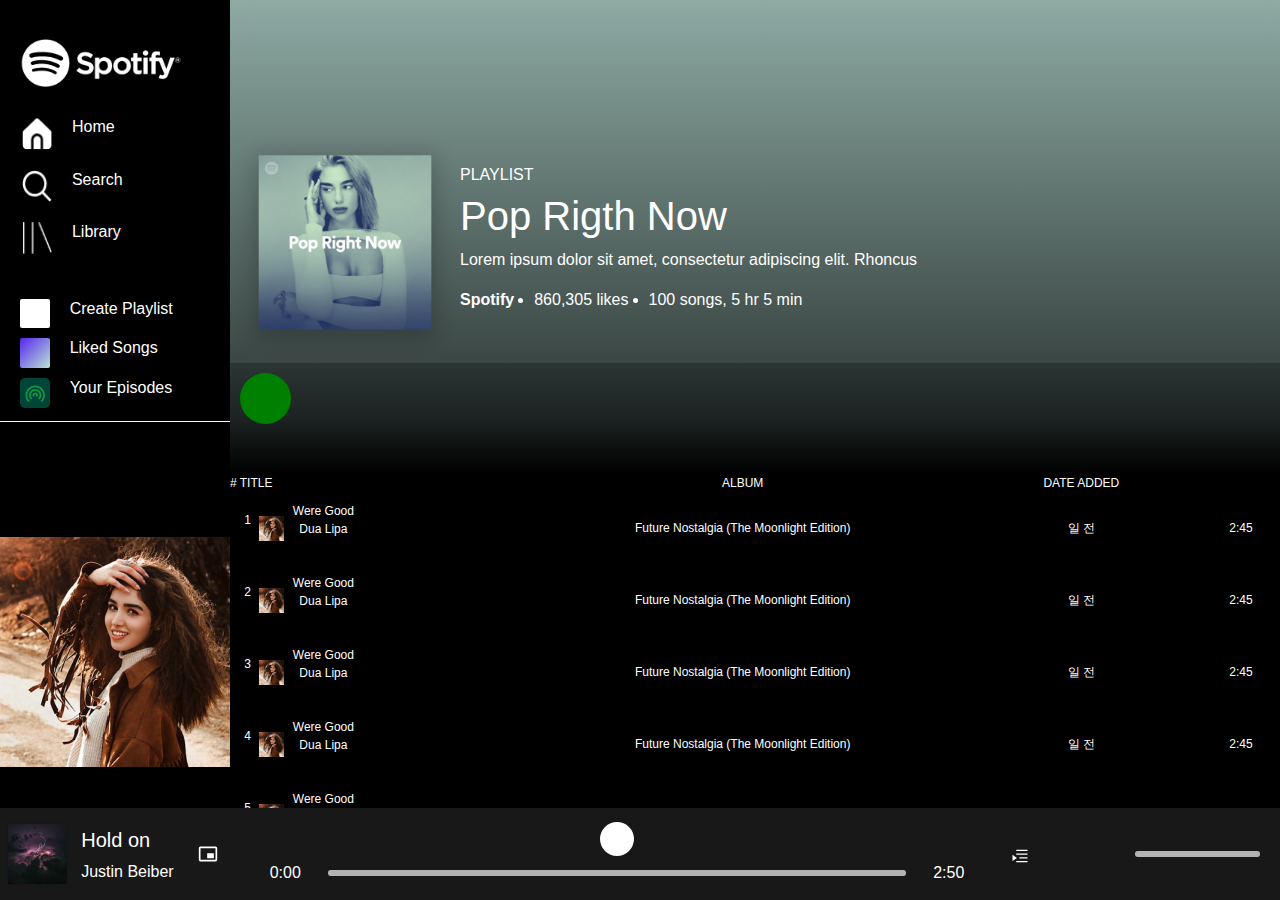
<file: Spotify/index1.html>
<!DOCTYPE html>
<html lang="en">

<head>
    <meta charset="UTF-8">
    <meta name="viewport" content="width=device-width, initial-scale=1.0">
    <link rel="stylesheet" href="https://cdn.jsdelivr.net/npm/bootstrap@4.0.0/dist/css/bootstrap.min.css"
        integrity="sha384-Gn5384xqQ1aoWXA+058RXPxPg6fy4IWvTNh0E263XmFcJlSAwiGgFAW/dAiS6JXm" crossorigin="anonymous">
    <link rel="stylesheet" href="https://cdnjs.cloudflare.com/ajax/libs/font-awesome/6.4.0/css/all.min.css"
        integrity="sha512-iecdLmaskl7CVkqkXNQ/ZH/XLlvWZOJyj7Yy7tcenmpD1ypASozpmT/E0iPtmFIB46ZmdtAc9eNBvH0H/ZpiBw=="
        crossorigin="anonymous" referrerpolicy="no-referrer" />
    <link rel="stylesheet" href="style1.css">
    <title>Play List</title>
</head>

<body>


    <div class="main-frame">
        <!-- Nav-Bar -->
        <nav class="nav-bar">
            <header class="logo">
                <a href="#"><img src="Spotify logo.png" alt=""></a>
            </header>
            <div class="scrollbar-1">
                <div class="home-search-library">
                    <div class="home-search-library-items"><img src="fi-ss-home.png" alt=""><a href="">
                            <h6>Home</h6>
                        </a></div>
                    <div class="home-search-library-items"><img src="01 align center.png" alt=""><a href="">
                            <h6>Search</h6>
                        </a></div>
                    <div class="home-search-library-items"><img src="library.png" alt=""><a href="">
                            <h6>Library</h6>
                        </a></div>
                </div>
                <div class="playlist-area">
                    <div class="playlist-area-items">
                        <div class="playlist-area-items-img-1">
                            <i class="fa-solid fa-plus" style="color: #000000;"></i>
                        </div>
                        <h6>Create Playlist</h6>
                    </div>
                    <div class="playlist-area-items">
                        <div class="playlist-area-items-img-2">
                            <i class="fa-solid fa-heart" style="color: #ffffff;"></i>
                        </div>
                        <h6>Liked Songs</h6>
                    </div>
                    <div class="playlist-area-items">
                        <div class="playlist-area-items-img-3">
                            <img src="gg_media-podcast.png" alt="">
                        </div>
                        <h6>Your Episodes</h6>
                    </div>
                </div>
            </div>
            <div style="padding-top: 50%;">
                <img style="width: 230px; height: 230px;"src="album art.png" alt="">
            </div>
        </nav>
        <!-- Nav-Bar -->
        <!-- Main Area -->
        <div class="main-area">
            <nav class="mainarea-nav" style=" width: 100%;">
                <div class="nav-bar-main-area">
                    <div class="nav-bar-section-1">
                        <i class="fa-brands fa-spotify fa-2xl" style="color: #ffffff;"></i>
                    </div>
                    <div class="nav-bar-section-2">
                        <i class="fa-solid fa-magnifying-glass" style="color: #ffffff;"></i>
                        <button class=""> OPEN APP</button>
                        <i class="fa-solid fa-bars fa-lg" style="color: #ffffff;"></i>
                    </div>
                </div>
            </nav>
            <div class="hero-section">
                <div class="hero">
                    <div class="hero-section-1">
                        <img src="스크린샷 2021-03-16 오후 4.04 2.png" alt="">
                    </div>
                    <div class="hero-section-2">
                        <h6>PLAYLIST</h6>
                        <h1>Pop Rigth Now</h1>
                        <p>Lorem ipsum dolor sit amet, consectetur adipiscing elit. Rhoncus</p>
                        <div class="inner">
                            <p><b>Spotify</b></p>
                            <ul>
                                <li>860,305 likes</li>
                            </ul>
                            <ul>
                                <li>100 songs, 5 hr 5 min</li>
                            </ul>
                        </div>
                    </div>
                </div>
            </div>
            <div class="body">
                <nav>
                    <div class="body-icons">
                        <div
                            style="width: 51px; height: 51px; border-radius: 50%; background-color: green; display: flex; justify-content: center; align-items: center;">
                            <i class="fa-solid fa-play" style="color: #ffffff;"></i>

                        </div>
                        <i class="fa-regular fa-heart" style="color: #ffffff;"></i>
                        <i class="fa-solid fa-ellipsis" style="color: #ffffff;"></i>
                    </div>
                </nav>
                <div class="table-class">
                    <table class="table-div">
                        <thead>
                            <tr>
                                <th style="text-align: left;"># Title</th>
                                <th style="text-align: center;">Album</th>
                                <th style="text-align: center;">Date Added</th>
                                <th></th>
                            </tr>

                        </thead>
                        <tbody>
                            <tr>
                                <td>
                                    <div class="table-row-data-div">
                                        <p>1</p>
                                        <img style="width: 25px; height: 30 px;" src="album art.png" alt="">
                                        <p>Were Good <br> Dua Lipa</p>
                                    </div>
                                </td>
                                <td>Future Nostalgia (The Moonlight Edition)</td>
                                <td>일 전</td>
                                <td>
                                    <div class="inner-div" style="width: 100%;height: 100%; display: flex; justify-content: right; align-items: center;">
                                        <div
                                            style="width: 50%;height:100%; display: flex; justify-content: space-between; align-items: center; padding-right: 10px; ">
                                            <i   class="fa-regular fa-heart" style="color: #ffffff;"></i>
                                            <p style="padding-top: 15px;">2:45</p>
                                            <i class="fa-solid fa-ellipsis" style="color: #ffffff;"></i>
                                        </div>
                                    </div>
                                </td>
                            </tr>
                            <tr>
                                <td>
                                    <div class="table-row-data-div">
                                        <p>2</p>
                                        <img style="width: 25px; height: 30 px;" src="album art.png" alt="">
                                        <p>Were Good <br> Dua Lipa</p>
                                    </div>
                                </td>
                                <td>Future Nostalgia (The Moonlight Edition)</td>
                                <td>일 전</td>
                                <td
                                    >
                                    <div style="width: 100%;height: 100%; display: flex; justify-content: right;">
                                        <div
                                            style="width: 50%;height:fit-content; display: flex; justify-content: space-between; align-items: center; padding-right: 10px; ">
                                            <i class="fa-regular fa-heart" style="color: #ffffff;"></i>
                                            <p style="padding-top: 15px;">2:45</p>
                                            <i class="fa-solid fa-ellipsis" style="color: #ffffff;"></i>
                                        </div>
                                    </div>
                                </td>
                            </tr>
                            <tr>
                                <td>
                                    <div class="table-row-data-div">
                                        <p>3</p>
                                        <img style="width: 25px; height: 30 px;" src="album art.png" alt="">
                                        <p>Were Good <br> Dua Lipa</p>
                                    </div>
                                </td>
                                <td>Future Nostalgia (The Moonlight Edition)</td>
                                <td>일 전</td>
                                <td>
                                    <div style="width: 100%;height: 100%; display: flex; justify-content: right;">
                                        <div
                                            style="width: 50%;height:fit-content; display: flex; justify-content: space-between; align-items: center; padding-right: 10px; ">
                                            <i class="fa-regular fa-heart" style="color: #ffffff;"></i>
                                            <p style="padding-top: 15px;">2:45</p>
                                            <i class="fa-solid fa-ellipsis" style="color: #ffffff;"></i>
                                        </div>
                                    </div>
                                </td>
                            </tr>
                            <tr>
                                <td>
                                    <div class="table-row-data-div">
                                        <p>4</p>
                                        <img style="width: 25px; height: 30 px;" src="album art.png" alt="">
                                        <p>Were Good <br> Dua Lipa</p>
                                    </div>
                                </td>
                                <td>Future Nostalgia (The Moonlight Edition)</td>
                                <td>일 전</td>
                                <td>
                                    <div style="width: 100%;height: 100%; display: flex; justify-content: right;">
                                        <div
                                            style="width: 50%;height:fit-content; display: flex; justify-content: space-between; align-items: center; padding-right: 10px; ">
                                            <i class="fa-regular fa-heart" style="color: #ffffff;"></i>
                                            <p style="padding-top: 15px;">2:45</p>
                                            <i class="fa-solid fa-ellipsis" style="color: #ffffff;"></i>
                                        </div>
                                    </div>
                                </td>
                            </tr>
                            <tr>
                                <td>
                                    <div class="table-row-data-div">
                                        <p>5</p>
                                        <img style="width: 25px; height: 30 px;" src="album art.png" alt="">
                                        <p>Were Good <br> Dua Lipa</p>
                                    </div>
                                </td>
                                <td>Future Nostalgia (The Moonlight Edition)</td>
                                <td>일 전</td>
                                <td>
                                    <div style="width: 100%;height: 100%; display: flex; justify-content: right;">
                                        <div
                                            style="width: 50%;height:fit-content; display: flex; justify-content: space-between; align-items: center; padding-right: 10px; ">
                                            <i class="fa-regular fa-heart" style="color: #ffffff;"></i>
                                            <p style="padding-top: 15px;">2:45</p>
                                            <i class="fa-solid fa-ellipsis" style="color: #ffffff;"></i>
                                        </div>
                                    </div>
                                </td>
                            </tr>
                            <tr>
                                <td>
                                    <div class="table-row-data-div">
                                        <p>6</p>
                                        <img style="width: 25px; height: 30 px;" src="album art.png" alt="">
                                        <p>Were Good <br> Dua Lipa</p>
                                    </div>
                                </td>
                                <td>Future Nostalgia (The Moonlight Edition)</td>
                                <td>일 전</td>
                                <td>
                                    <div style="width: 100%;height: 100%; display: flex; justify-content: right;">
                                        <div
                                            style="width: 50%;height:fit-content; display: flex; justify-content: space-between; align-items: center; padding-right: 10px; ">
                                            <i class="fa-regular fa-heart" style="color: #ffffff;"></i>
                                            <p style="padding-top: 15px;">2:45</p>
                                            <i class="fa-solid fa-ellipsis" style="color: #ffffff;"></i>
                                        </div>
                                    </div>
                                </td>
                            </tr>
                            <tr>
                                <td>
                                    <div class="table-row-data-div">
                                        <p>7</p>
                                        <img style="width: 25px; height: 30 px;" src="album art.png" alt="">
                                        <p>Were Good <br> Dua Lipa</p>
                                    </div>
                                </td>
                                <td>Future Nostalgia (The Moonlight Edition)</td>
                                <td>일 전</td>
                                <td>
                                    <div style="width: 100%;height: 100%; display: flex; justify-content: right;">
                                        <div
                                            style="width: 50%;height:fit-content; display: flex; justify-content: space-between; align-items: center; padding-right: 10px; ">
                                            <i class="fa-regular fa-heart" style="color: #ffffff;"></i>
                                            <p style="padding-top: 15px;">2:45</p>
                                            <i class="fa-solid fa-ellipsis" style="color: #ffffff;"></i>
                                        </div>
                                    </div>
                                </td>
                            </tr>
                            <tr>
                                <td>
                                    <div class="table-row-data-div">
                                        <p>8</p>
                                        <img style="width: 30px; height: 30 px; padding-left: 5px;"
                                            src="album art.png" alt="">
                                        <p>Were Good <br> Dua Lipa</p>
                                    </div>
                                </td>
                                <td>Future Nostalgia (The Moonlight Edition)</td>
                                <td>일 전</td>
                                <td>
                                    <div style="width: 100%;height: 100%; display: flex; justify-content: right;">
                                        <div
                                            style="width: 50%;height:fit-content; display: flex; justify-content: space-between; align-items: center; padding-right: 10px; ">
                                            <i class="fa-regular fa-heart" style="color: #ffffff;"></i>
                                            <p style="padding-top: 15px;">2:45</p>
                                            <i class="fa-solid fa-ellipsis" style="color: #ffffff;"></i>
                                        </div>
                                    </div>
                                </td>
                            </tr>
                            <tr>
                                
                            </tr>
                        </tbody>
                    </table>
                </div>
                <!-- <div style="height: 30px;"></div> -->
            </div>
        </div>
        <div class="section-4">
            <div class="music-box">
                <img src="Rectangle 9.png" alt="">
                <div class="music-box-components">
                    <H5>Hold on</H5>
                    <p>Justin Beiber</p>
                </div>
                <i class="fa-regular fa-heart" style="color: #ffffff;"></i>
                <div style="width: 20px; height: 20px;"><svg viewBox="0 0 48 48" xmlns="http://www.w3.org/2000/svg"><path d="M38 22H22v11.99h16V22zm8 16V9.96C46 7.76 44.2 6 42 6H6C3.8 6 2 7.76 2 9.96V38c0 2.2 1.8 4 4 4h36c2.2 0 4-1.8 4-4zm-4 .04H6V9.94h36v28.1z" fill="#ffffff" class="fill-000000"></path><path d="M0 0h48v48H0V0z" fill="none"></path></svg></div>

            </div>
            <div class="music-player">
                <div class="music-icon-components">
                    <i class="fa-solid fa-shuffle" style="color: #ffffff;"></i>
                    <i class="fa-solid fa-backward-step" style="color: #ffffff;"></i>
                    <div
                        style="width: 34px; height: 34px; border-radius: 50%; background-color: white; display: flex; justify-content: center; align-items: center;">
                        <i class="fa-solid fa-play" style="color: #000000;"></i>
                    </div>
                    <i class="fa-solid fa-forward-step" style="color: #ffffff   ;"></i>
                    <i class="fas fa-repeat" style="color: #ffffff;"></i>
                </div>
                <div class="music-indicator">
                    <div class="music-indicator-inner">
                        0:00
                        <div class="music-control">
                            <div class="music-control-control"></div>   
                        </div>
                        2:50
                    </div>
                </div>
            </div>
            <div class="volume-control" style="padding-right: 20px;">
                <div style="width: 20px; height: 16px; padding-bottom:12px;"><svg viewBox="0 0 32 32" xmlns="http://www.w3.org/2000/svg"><path d="M10 6h18v2H10zM10 12h18v2H10zM15 18h13v2H15zM10 24h18v2H10zM4 14l7 5-7 5V14z" fill="#ffffff" class="fill-000000"></path><path data-name="<Transparent Rectangle>" d="M0 0h32v32H0z" fill="none"></path></svg></div>
                <div></div>
                <i class="fa-solid fa-computer" style="color: #ffffff;"></i>
                <i class="fa-solid fa-volume-high" id="volume" style="color: #ffffff;"></i>
                <div class="music-control-1">
                    <div class="music-control-control-1"></div>
                </div>
            </div>

        </div>
    </div>
    </div>
    </div>

    <script src="https://code.jquery.com/jquery-3.2.1.slim.min.js"
        integrity="sha384-KJ3o2DKtIkvYIK3UENzmM7KCkRr/rE9/Qpg6aAZGJwFDMVNA/GpGFF93hXpG5KkN"
        crossorigin="anonymous"></script>
    <script src="https://cdn.jsdelivr.net/npm/popper.js@1.12.9/dist/umd/popper.min.js"
        integrity="sha384-ApNbgh9B+Y1QKtv3Rn7W3mgPxhU9K/ScQsAP7hUibX39j7fakFPskvXusvfa0b4Q"
        crossorigin="anonymous"></script>
    <script src="https://cdn.jsdelivr.net/npm/bootstrap@4.0.0/dist/js/bootstrap.min.js"
        integrity="sha384-JZR6Spejh4U02d8jOt6vLEHfe/JQGiRRSQQxSfFWpi1MquVdAyjUar5+76PVCmYl"
        crossorigin="anonymous"></script>
</body>

</html>
</file>
<file: 19-Aug/mystyle.css>
#books{
    text-align: left;
}
/* Global styles */
body {
    font-family: 'Open Sans', sans-serif;
    background-color: #f7f7f7;
    color: #333;
} 

/* Navigation Bar */
 .navbar {
    background-color: #333;
    position: sticky;
    top: 0;
    z-index: 100;
} 

 .navbar ul {
    list-style-type: none;
    display: flex;
    justify-content: center;
    padding: 1rem 0;
}

.navbar li {
    margin: 0 1rem;
}

.navbar a {
    color: white;
    text-decoration: none;
    font-weight: 400;
}

/* Section styles */
 .section {
    padding: 3rem 0;
}

/* Table styles */
 table {
    width: 80%;
    margin: 0 auto;
    border-collapse: collapse;
    border: 1px solid #ccc;
    background-color: white;
}

th, td {
    padding: 0.5rem;
    border: 1px solid #ccc;
} */

/* Form styles */
 form {
    width: 80%;
    margin: 0 auto;
    text-align: left;
}

label, input {
    display: block;
    margin-bottom: 1rem;
}

button {
    background-color: #333;
    color: white;
    padding: 0.5rem 1rem;
    border: none;
    cursor: pointer;
}

button:hover {
    background-color: #555;
}


body {
    font-family: Arial, sans-serif;
    background-color: #f2f2f2;
  }

  .registration-form{
    max-width: 400px;
    margin: 0 auto;
    padding: 20px;
    background-color: #fff;
    border-radius: 5px;
    box-shadow: 0 2px 4px rgba(0, 0, 0, 0.1);
  }

  .registration-form h2 {
    text-align: center;
  }

  .form-group {
    margin-bottom: 15px;
  }

  .form-group label {
    display: block;
    margin-bottom: 5px;
  }

  .form-group input {
    width: 100%;
    padding: 10px;
    border: 1px solid #ccc;
    border-radius: 3px;
  }

  .form-group input[type="number"] {
    width: 50px;
  }

  .form-group button {
    background-color: #007bff;
    color: #fff;
    border: none;
    padding: 10px 20px;
    border-radius: 3px;
    cursor: pointer;
  }

  .form-group button:hover {
    background-color: #0056b3;
  }
</file>
<file: Accio/style.css>
.all {
  width: 80%;
  margin: auto;
}
.accio {
  color: #012555;
  font-family: Bai Jamjuree;
  font-size: 21.714px;
  font-style: normal;
  font-weight: 600;
  line-height: 38px;
  letter-spacing: -0.869px;
}
.courses {
  color: var(--Gray-2, #4f4f4f);
  font-family: Arial, Helvetica, sans-serif;
  font-size: 16px;
  font-style: normal;
  font-weight: 400;
  line-height: 155%;
  letter-spacing: 0.16px;
}
.svg {
  display: flex;
  align-items: center;
  margin-left: -9px;
}
.harizontal-line {
  display: flex;
  width: 1440px;
  padding: 8px 562px;
  align-items: flex-start;
  gap: 10px;
  background: var(--primaryskyblue, #2f80ed);
  color: #fff;
  font-family: ABeeZee;
  font-size: 14px;
  font-style: italic;
  font-weight: 400;
  line-height: 150%;
  letter-spacing: 0.28px;
}
.left-box {
  margin-top: 40px;
}
.launch > p {
  color: var(--BLACK, #2b2f34);
  font-family: ABeeZee;
  font-size: 50px;
  font-style: italic;
  font-weight: 400;
  line-height: 130%;
  letter-spacing: -0.75px;
}
span {
  color: var(--primaryskyblue, #2f80ed);
  font-family: ABeeZee;
  font-size: 50px;
  font-style: italic;
  font-weight: 400;
  line-height: 130%; /* 65px */
  letter-spacing: -0.75px;
}
.curriculam {
  width: 420px;
  color: var(--textlabelcolorscharcoal, #595959);
  font-family: Arial, Helvetica, sans-serif;
  font-size: 18px;
  font-style: normal;
  font-weight: 400;
  line-height: 130%; /* 23.4px */
  letter-spacing: 0.36px;
}
.lakh {
  border-radius: 8px;
  border: 1px solid #e2e2e2;
  background: #fff;
  box-shadow: 0px 2px 40px 0px rgba(0, 0, 0, 0.08);

  width: 711px;
  height: 77px;
  padding: 15px 20px;
  align-items: flex-end;
  gap: 34px;
}
#round {
  width: 36px;
  height: 36px;
  border-radius: 50%;
  background-color: #ffe1df;
}
#round {
  margin-top: 15px;
}
.first p,
.second p,
.third p,
.fourth p {
  margin-bottom: 5px;
}
.fourth {
  position: relative;
}

.hide {
  position: absolute;
  top: 335px;
  left: 59%;
  z-index: -5;
}
.right-box {
  width: 415px;
  height: 496px;
  flex-shrink: 0;
  box-shadow: 40px 4px 60px rgba(250, 14, 58, 0.08),
    020px 2px 26px rgba(19, 39, 218, 0.2), 0 1px 55px rgba(193, 11, 11, 0.15);
  margin-top: 40px;
  z-index: 500;
}
.apply {
  display: flex;
  width: 320px;
  padding: 14px 6px 14px 16px;
  justify-content: center;
  align-items: center;
  gap: 2px;
  border-radius: 8px;
  background: var(--New, linear-gradient(277deg, #992fed 0%, #2f80ed 100%));
  color: var(--WHITE, #fff);
  font-family: ABeeZee;
  font-size: 18px;
  font-style: italic;
  font-weight: 400;
  line-height: 150%;
}
.terms {
  color: #818d9d;
  text-align: center;
  font-family: ABeeZee;
  font-size: 14px;
  font-style: normal;
  font-weight: 400;
  line-height: 150%;
}
.terms > span {
  color: var(--primaryskyblue, #2f80ed);
  font-family: ABeeZee;
  font-size: 14px;
  font-style: normal;
  font-weight: 400;
  line-height: 150%;
}
.right-box {
  width: 340px;
}
.samr,
.samr1 {
  background-color: #fafafa;
  border: 0.3px #c8cfd8 solid;
  margin-top: 10px;
  box-shadow: 0px 0px 1px;
}
.made {
  display: inline-flex;
  padding: 10px 20px;
  align-items: flex-start;
  gap: 10px;
  border-radius: 23px;
  background: #fff;
  box-shadow: 0px 2px 40px 0px rgba(0, 0, 0, 0.12);
  color: #525252;
  font-family: Cambria, Cochin, Georgia, Times, "Times New Roman", serif;
  font-size: 14px;
  font-style: normal;
  font-weight: 400;
  line-height: 150%;
  margin-top: 150px;
}
.third-box {
  margin-top: 30px;
}
.third-box {
  background-color: rgb(229, 236, 244);
}
.cards {
  width: 40%;
  margin: auto;
}
.card1,
.card2 {
  margin: 10px;
}
.fourth-box {
  margin-top: 40px;
}
.alumni {
  background-color: #fdfeff;
  border: 1px solid #ccc; /* Add a light gray border */
  padding: 15px; /* Add some padding for spacing */
  margin-bottom: 20px; /* Add margin to separate alumni cards */
  min-height: 300px; /* Set a minimum height for the alumni card */
}
.photos {
  display: flex;
  flex-wrap: wrap;
  justify-content: space-between;
}
</file>
<file: Spotify/style1.css>
*{ 
    margin: 0px;
    padding: 0px;
}
body{ 
    width: 100vw;
    height:100vh; 
}
.main-frame{ 
    display:flex; 
    flex-direction: row;
    /* width: 99vw; */
    flex: 1;
    height: 100%;
    /* padding-top: 1px; */
}
/* ....Nav-Bar... */
.nav-bar{ 
    background-color: black;
    display: flex;
    flex-direction: column;
    /* width: 25%; */
    flex: 0.1;
    height: 100%;
}
.scrollbar{ 
    display: flex;
    flex-direction: column;
    overflow-y: scroll;
    overflow-x: hidden;
    
}
.scrollbar-1{ 
    display: flex;
    flex-direction: column;
    height: 35%;

    border-bottom: 1px solid white;
    overflow: scroll;
}
.logo{ 
    margin-left: 20px;
    margin-bottom: 20px;
    width: 202.58px;
    height: fit-content;
    padding-top:39px; 
    align-items: center;
    justify-content: center;
}
.logo img{ 
    width: 80%;
}
.home-search-library{ 
    display: flex;
    flex-direction: column;
    align-items: center;
    width: 100%;
    height: fit-content;
    margin-bottom: 25px;
}
.home-search-library-items{ 
    display: flex;
    /* justify-content: space-around; */
    align-items: left; 
    width: 98%;
    height: fit-content;
    transition:all 0.5s ease-in-out;
}
.home-search-library-items img{ 
    width: 29.65px;
    height: 32.12px;
    margin-left: 20px;
    margin-bottom: 10px;
    margin-top: 10px;
}
.home-search-library-items a{ 
    color: white;
    margin-left: 20px;
    margin-bottom: 10px;
    margin-top: 10px
}
.home-search-library-items:hover{ 
    background-color: rgb(40,40,40);
    border-radius: 6px;
}
.playlist-area{ 
    display: flex;
    flex-direction: column;
    /* align-items: center; */
    width: 100%;
    align-items: left;
    height: fit-content;
}
.playlist-area-items{ 
    display: flex;
    /* justify-content: space-around; */
    align-items: left; 
    width: 98%;
    height: fit-content;
}

.playlist-area-items h6{ 
    color: white;
    margin-left: 20px;
    margin-bottom: 10px;
    margin-top: 10px
}
.playlist-area-items-img-1{ 
    width: 29.65px;
    height: 29.65px;
    background-color: white;
    display: flex;
    align-items: center;
    justify-content: center;
    margin-left: 20px;
    border-radius: 2px;
    margin-top: 10px; 
    cursor: pointer;
}

.playlist-area-items-img-2{ 
    width: 29.65px;
    height: 29.65px;
    background: linear-gradient(to bottom right, #5626ee, #bae2d7);
    display: flex;
    align-items: center;
    justify-content: center;
    margin-left: 20px;
    border-radius: 2px;
    margin-top: 10px;
    cursor: pointer;
}
.playlist-area-items-img-3{ 
    width: 29.65px;
    height: 29.65px;
    background-color: #004638;
    display: flex;
    align-items: center;
    justify-content: center;
    margin-left: 20px;
    border-radius: 5px;
    margin-top: 10px;
    cursor: pointer;
}

/* ....Nav-Bar... */
/* ...Main-area... */
.main-area{ 
    /* width: 75%; */
    display: flex;
    flex: 0.9;
    background-color: #171717;
    flex-direction: column;
    align-items: center ;

}
.hero-section{ 
    width: 100%;
    height: 45%;
    display: flex;
    justify-content: left;
    align-items:left;
    background-color: red;
    background: linear-gradient(to bottom, #8daaa3, #3b4744);
}
.hero{ 
    display: flex ;
    justify-content: center;
    align-items: center;
    padding-top: 130px;
    height: 100%;
}
.hero-section-1 img{ 
    width: 230px;
    height: 233px;
}
.hero-section-2{ 
    color: white;
}
.inner{ 
    display: flex;
}
.inner ul{ 
    display: flex;
    padding-left: 20px;
}
.body{
    /* background: linear-gradient(to bottom, #2b3533 , #1c2322, #0000 ); */
    background-color: black;
    width: 100%;
    /* height: 55%; */
    color: white;
    overflow: scroll;
 }
 .body nav{ 
    width: 100%;
    height:fit-content; 
    position: sticky;
    top: 0;
    background:linear-gradient(to bottom, #2b3533 , #1c2322, #0000 );
    padding-bottom: 50px;
 }
 .body-icons{ 
    display: flex;
    width: 137px;
    height: fit-content;
    justify-content: space-between;
    align-items: center;
    padding-left: 10px;
    padding-top: 10px;
    /* background: red; */
 }
 .table-class
 { 
    width: 100%;
    height: fit-content;
    /* padding-left: 50px; */
 }
 table{ 
    width: 100%;
    padding-bottom: 130px;
    padding-left: 50px;
    border-collapse: collapse;
 }
 
 table tbody tr{ 
    background-color: black;
    transition: all 0.3s ease-in-out;
    border-radius: 10px;
    border-collapse: collapse;

 }
 table tbody tr td{ 
    padding: 10px;
 }
 table tr th{ 
    /* background-color: #252e2c; */
    text-transform: uppercase;
 }
 table tbody tr:hover{ 
    background-color: #232625;
    border-radius: 10px;
 }
 .table-div{ 
    width: 100%;
 }
 .table-div table{ 
    padding-left: 10px;
 }
 table tr td{ 
    font-size: 12px;
    font-weight: 400;
    text-align: center;
 }
 table thead th{ 
    font-size: 12px;
    font-weight: 400;
    text-align: center;
 }
 /* table tr td .table-row-data-div{ 
    display: flex;
    justify-content: space-between;
    align-items: center;
    width: 120px;
 } */
 .table-row-data-div{ 
    width: 50%;
    display: flex;
    justify-content: space-around;
    align-items: center;
 }
.section-4{ 
    background-color: #181818;
    width: 100%;
    height: fit-content;
    position: fixed;
    bottom: 0;
    left: 0;
    display: flex;
    justify-content: space-between;
    align-items: center;
}
.music-box{ 
    display: flex;
    justify-content: space-around;
    align-items: center;
    width: 224px;
    height: fit-content;
    color: white;
}
.music-box-components{ 
    justify-content: center;
    align-items: center;
    padding-top: 20px;
}
.music-player{ 
    width: 742px;
    height: fit-content;
    display: flex; 
    flex-direction: column;
    align-items: center;
    justify-content: center;
}
.music-icon-components{ 
    width: 40%;
    display: flex;
    justify-content: space-around;
    align-items: center;
    padding-top:3px
}
.music-indicator{ 
    width: 100%;
    display: flex;
    justify-content: center;
    align-items: center;
}
.music-indicator-inner{ 
    width: 100%;
    display: flex;
    flex-direction: row;
    justify-content: space-around;
    align-items: center;
    color: white;
}
.volume-control { 
    width: 270px;
    height: fit-content;
    display: flex;
    justify-content: space-between;
    align-items: center;
}

.music-control{ 
    width:80%;
    height: 6px;
    background-color: #535353;
    border-radius: 10px;
}
.music-control-control{ 
    width: 100%;
    height: 100%;
    background-color: #b3b3b3;
    border-radius: 10px;
}
.music-control-1{ 
    width:50%;
    height: 6px;
    background-color: #535353;
    border-radius: 10px;
}
.music-control-control-1{ 
    width: 100%;
    height: 100%;
    background-color: #b3b3b3;
    border-radius: 10px;
}
::-webkit-scrollbar{ 
    display: none;
}
.main-area .mainarea-nav{ 
    display: none;
}
@media(max-width: 420px){ 
    .nav-bar{ 
        display: none;
    }
    .see-all{ 
        display: none;
    }
    .main-area{ 
        flex: 1;
    }
    .hero{ 
        flex-wrap: wrap;
        overflow: scroll;
    }
    .hero-section-2{ 
        text-align: center;
    }
    .inner p{ 
        padding-left: 40px;
    }
    .inner ul{ 
        padding-right: 40px;
    }
    .body nav{ 
        background: #000;
        width: 100%;
    }
    .table-class{ 
        width: 97%;
    }
    .table-div{ 
        overflow: scroll;
    }
    .music-box{
        display: none;
    }
    .volume-control{ 
        display: none;
    }
    #volume{ 
        display: block;
    }
    .main-area nav{ 
        visibility: visible;
    }
    .main-area .mainarea-nav{ 
        display: block;
        position: sticky;
        top: 0;
        background-color: black;
    }
    .nav-bar-main-area{ 
        display: flex;
        padding: 20px;
    }
    .nav-bar-section-1{ 
        width: 70%;
    }
    .nav-bar-section-2{ 
        width:30%; 
        display: flex;
        justify-content: space-between;
        align-items: center;
    }
    .nav-bar-section-2 button{ 
        padding: 5px 15px;
        font-size:8px; 
        color: black;
        background-color: white;
        border-radius: 50px;
        border: none;
        transition: all 0.3s ease;
    }
    .nav-bar-section-2 button:hover{ 
        background-color: rgb(220, 220, 220);
    }
    .music-indicator{ 
        padding: 5px 10px;
    }
}

@media(orientation:portrait){ 
    .nav-bar{ 
        display: none;
    }
    .see-all{ 
        display: none;
    }
    .main-area{ 
        flex: 1;
    }
    .hero{ 
        flex-wrap: wrap;
        overflow: scroll;
    }
    .hero-section-2{ 
        text-align: center;
    }
    .inner p{ 
        padding-left: 40px;
    }
    .inner ul{ 
        padding-right: 40px;
    }
    .body nav{ 
        background: #000;
        width: 100%;
    }
    .table-class{ 
        width: 97%;
    }
    .table-div{ 
        overflow: scroll;
    }
    .music-box{
        display: none;
    }
    .volume-control{ 
        display: none;
    }
    #volume{ 
        display: block;
    }
    table tbody tr td{ 
        text-align: center;
        border-collapse: collapse;
    }
    .main-area nav{ 
        display: block;
    }
    .main-area .mainarea-nav{ 
        display: block;
        position: sticky;
        top: 0;
        background-color: black;
    }
    .nav-bar-main-area{ 
        display: flex;
        padding: 20px;
    }
    .nav-bar-section-1{ 
        width: 70%;
        display: flex;
        align-items: center;
    }
    .nav-bar-section-2{ 
        width:30%; 
        display: flex;
        justify-content: space-between;
        align-items: center;
    }
    .nav-bar-section-2 button{ 
        padding: 5px 10ox; 
        font-size: 8px;
        color: black;
        background-color: white;
        border-radius: 50px;
        border: none;
        transition: all 0.3s ease;
    }
    .nav-bar-section-2 button:hover{ 
        background-color: rgb(220, 220, 220);
    }
    .music-indicator{ 
        padding: 5px 10px;
    }
}

@media(min-width:452px) and (max-width:761px){ 
    .nav-bar-section-2 button{ 
        font-size: 13px;
        padding: 5px 15px;
    }
    .music-indicator{ 
        padding: 5px 10px;
    }
}
@media(min-width:762px){ 
    .nav-bar-section-2 button{ 
        font-size: 13px;
        padding: 5px 15px;
    }
    .music-indicator{ 
        padding: 5px 10px;
    }
}
@media(max-width:450px){ 
    .nav-bar-section-2 button{ 
        font-size: 10px;
        padding: 5px 10px;
    }
    .music-indicator{ 
        padding: 5px 10px;
    }
}
@media(max-width:371px){ 
    .nav-bar-section-2 button{ 
        font-size: 5px;
        padding: 5px 10px;
    }
    .music-indicator{ 
        padding: 5px 10px;
    }
}
/* fina comit */
</file>
